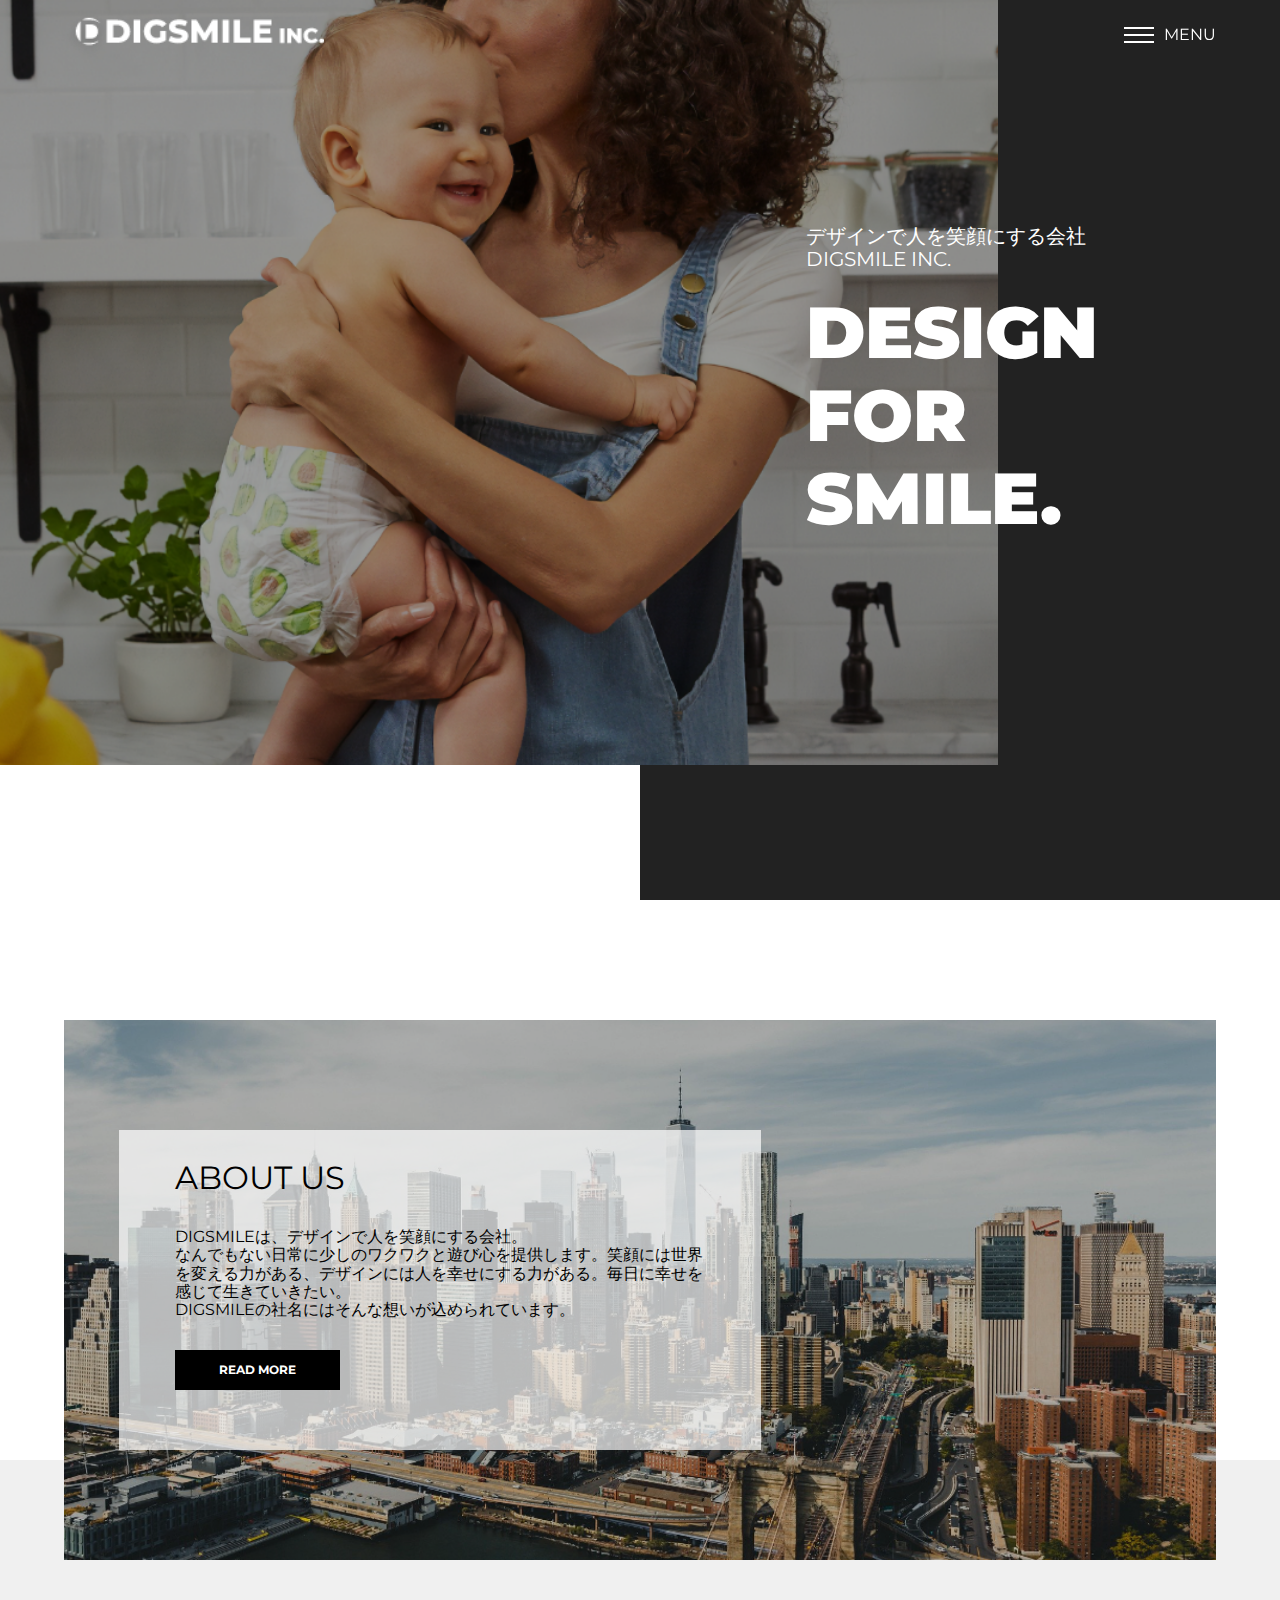
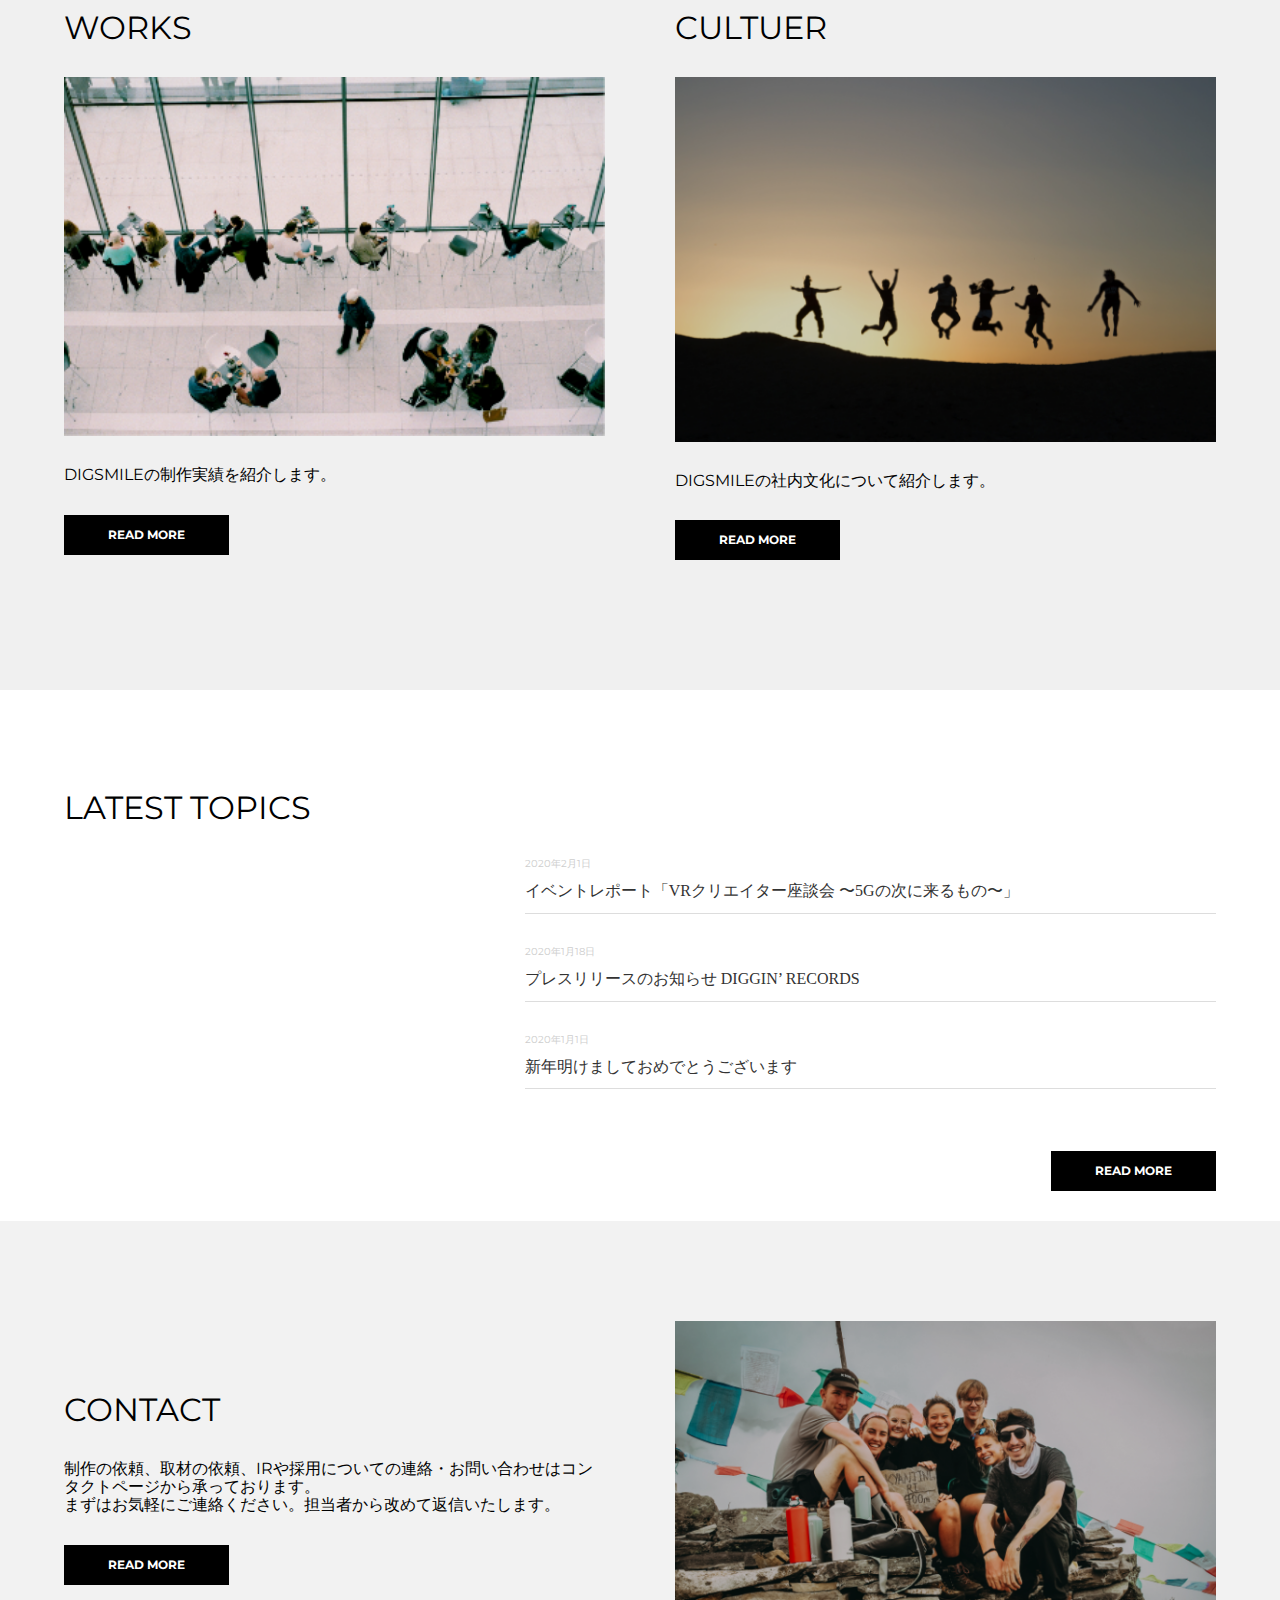
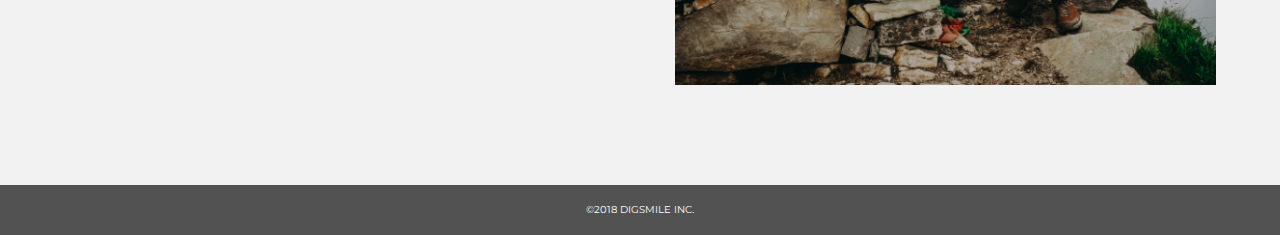
<file: index.html>
<!DOCTYPE html>
<head>
    <meta charset="utf-8">
    <meta name="viewport" content="width=device-width, initial-scale=1" />
    <meta http-equiv="X-UA-Compatible" content="ie=edge">
    <title>DIGSMILE inc.</title>
    <link rel="stylesheet" href="css/reset.css">
    <link rel="stylesheet" href="css/stylesheet.css">
    <script src="https://ajax.googleapis.com/ajax/libs/jquery/3.4.1/jquery.min.js"></script>
    <link href="https://use.fontawesome.com/releases/v5.15.1/css/all.css" rel="stylesheet">
    <link href="https://fonts.googleapis.com/css?family=Montserrat" rel="stylesheet">
</head>
    <body>
        <header>
            <div class="headerWrapper">
                <a href = "#fv">
                    <img class="headerLogo" src="img/site-logo-1@2x.png">
                </a>
                <div class="burgerWrapper">
                    <button class="burgerMenu">
                        <span class="bar"></span>
                        <span class="bar"></span>
                        <span class="bar"></span>
                    </button>
                    <p class="menuLogo">MENU</p>
                </div>
            </div>
        </header>
        <nav>
            <div class="navLeft">
                <div class="navRight">
                    <ul class="navList">
                        <li class="navItem"><a href="#fv"><img src="img/nav-logo@2x.png"></a></li>
                        <li class="navItem"><a href="#about">ABOUT US</a></li>
                        <li class="navItem"><a href="#works">WORKS</a></li>
                        <li class="navItem"><a href="#cultuer">CULTUER</a></li>
                        <li class="navItem"><a href="#topics">TOPICS</a></li>
                        <li class="navItem"><a href="#contact">CONTACT</a></li>
                    </ul>
                </div>
            </div>
        </nav>
        <div id="fv">
            <div class="fvBack">
                <div class="fvLeft"></div>
                <div class="fvRight"></div>
            </div>
            <div class="fvContainer">
                <div class="fvCopy">
                    <h1 class='copy_top'>
                        デザインで人を笑顔にする会社<br>
                        DIGSMILE INC.
                    </h1>
                    <p class="copy_bottom">DESIGN<br>
                        FOR<br>
                        SMILE.
                    </p>
                </div>
            </div>
        </div>
        <section id="about">
            <div class="backImg_about">
                <div class="aboutWrapper">
                    <h2 class="sectionTitle">ABOUT US</h2>
                    <p>DIGSMILEは、デザインで人を笑顔にする会社。<br>
                        なんでもない日常に少しのワクワクと遊び心を提供します。笑顔には世界を変える力がある、デザインには人を幸せにする力がある。毎日に幸せを感じて生きていきたい。<br>
                        DIGSMILEの社名にはそんな想いが込められています。</p>
                    <button class="readMore"><a href="about/about.html">READ MORE</a></button>
                </div>
            </div>
        </section>
        <div class="wrapper_wo_cu">
            <section id="works">
                <h2 class="sectionTitle">WORKS</h2>
                <img src="img/daria-shevtsova-k_RYBedEvDw-unsplash-1@2x.png">
                <p>DIGSMILEの制作実績を紹介します。</p>
                <button class="readMore">READ MORE</button>
            </section>
            <section id="cultuer">
                <h2 class="sectionTitle">CULTUER</h2>
                <img src="img/culture-img@2x.png">
                <p>DIGSMILEの社内文化について紹介します。</p>
                <button class="readMore">READ MORE</button>
            </section>
        </div>
        <section id="topics">
            <h2 class="sectionTitle">LATEST TOPICS</h2>
            <div class="topicWrapper">
                <ul class=topicList>
                    <li class="topicItem">
                        <time datetime="2020-02-01T10:42:18+00:00">2020年2月1日</time>
                        <a href="#">イベントレポート「VRクリエイター座談会 〜5Gの次に来るもの〜」</a>
                    </li>
                    <li class="topicItem">
                        <time datetime="2020-01-18T10:42:18+00:00">2020年1月18日</time>
                        <a href="#">プレスリリースのお知らせ DIGGIN’ RECORDS</a>
                    </li>
                    <li class="topicItem">
                        <time datetime="2020-01-1T10:42:18+00:00">2020年1月1日</time>
                        <a href="#">新年明けましておめでとうございます</a>
                    </li>
                </ul>
            </div>
            <div class="btn_latest">
                <button class="readMore">READ MORE</button>
            </div>
        </section>
        <section id="contact">
            <img src="img/recruit-img@2x.png">
            <div class="contactLeft">
                <h2 class="sectionTitle">CONTACT</h2>
                <p>制作の依頼、取材の依頼、IRや採用についての連絡・お問い合わせはコンタクトページから承っております。<br>
                    まずはお気軽にご連絡ください。担当者から改めて返信いたします。</p>
                <button class="readMore"><a href="contact/contact.html">READ MORE</a></button>
            </div>
        </section>
        <footer>
            <p>©2018 DIGSMILE INC.</p>
        </footer>

    <script src="js/scripts.js"></script>
    </body>
</html>
</file>
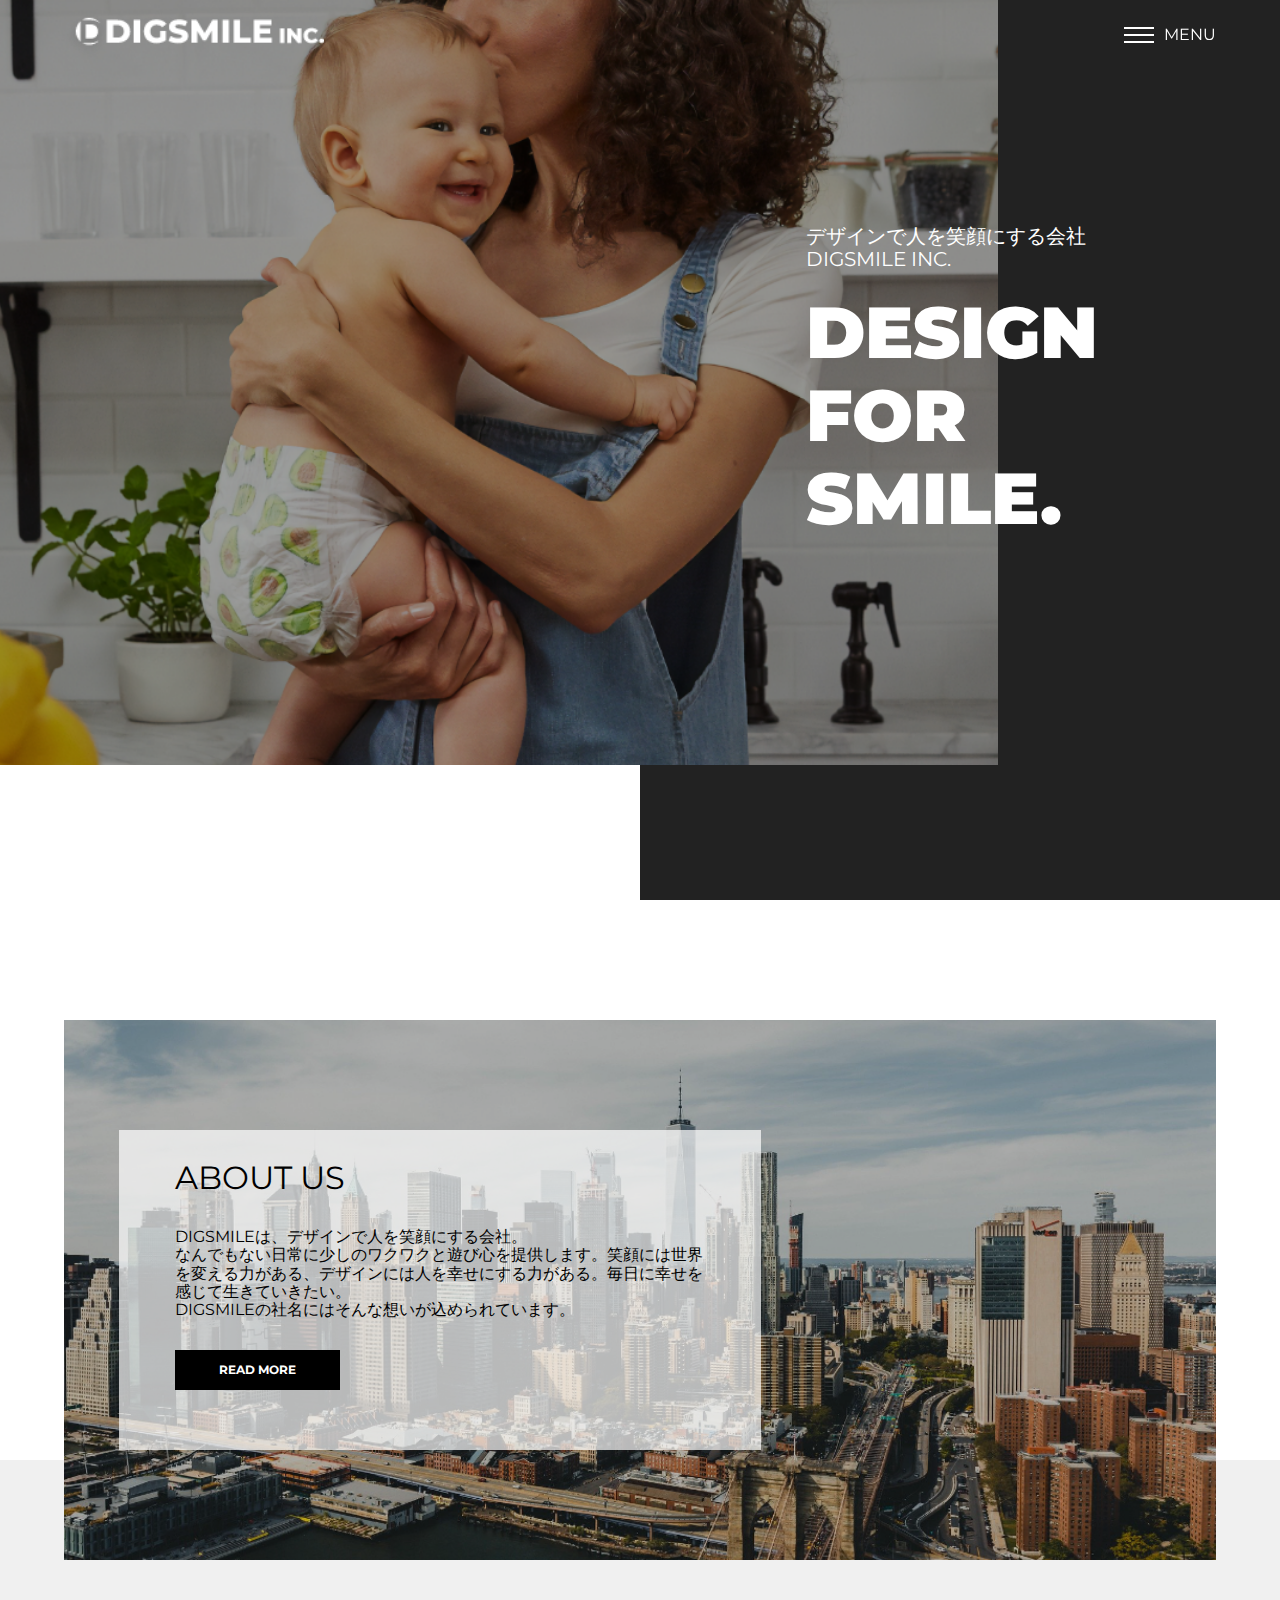
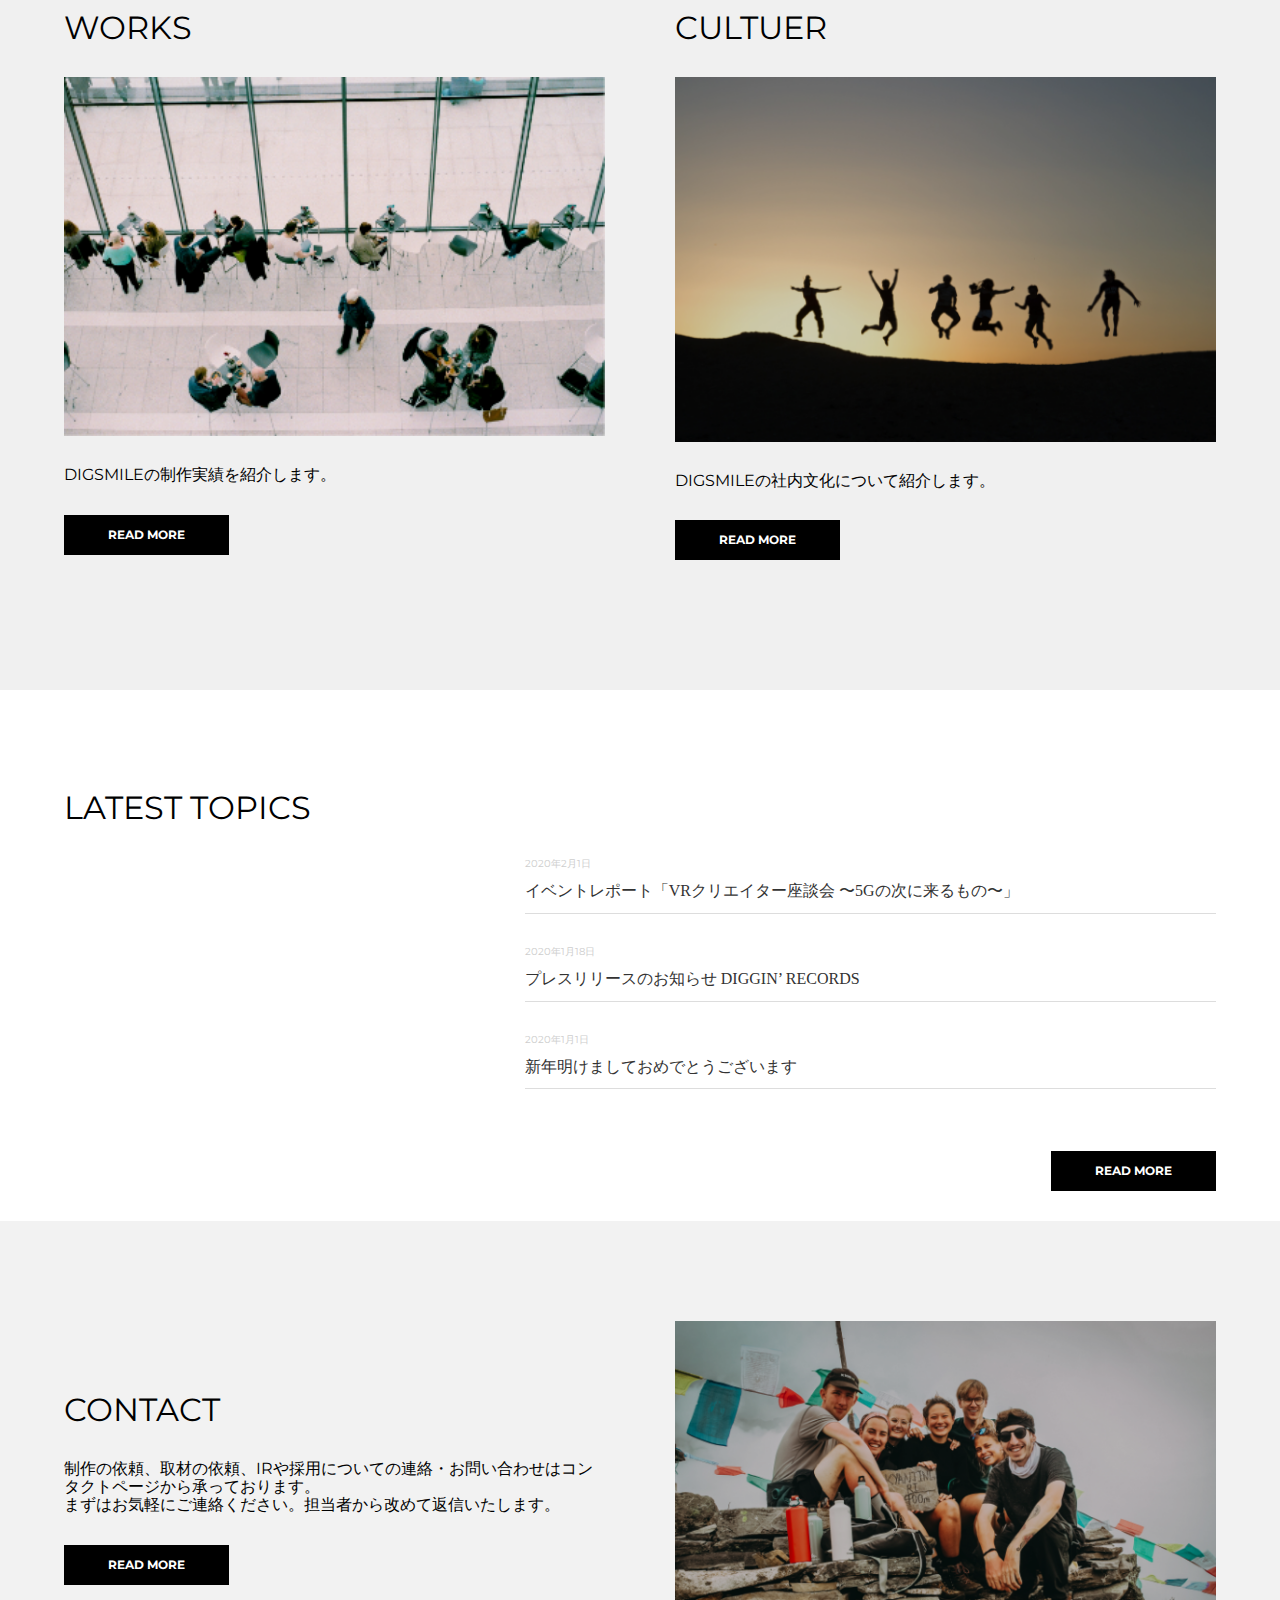
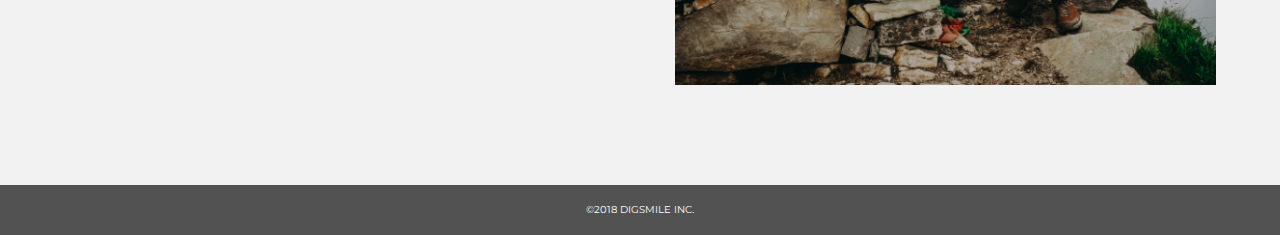
<file: cristathird.html>
<!DOCTYPE html>
<head>
    <meta charset="utf-8">
    <meta name="viewport" content="width=device-width, initial-scale=1" />
    <meta http-equiv="X-UA-Compatible" content="ie=edge">
    <title>DIGSMILE inc.</title>
    <link rel="stylesheet" href="css/reset.css">
    <link rel="stylesheet" href="css/stylesheet.css">
    <script src="https://ajax.googleapis.com/ajax/libs/jquery/3.4.1/jquery.min.js"></script>
    <link href="https://use.fontawesome.com/releases/v5.15.1/css/all.css" rel="stylesheet">
    <!--<link href="https://cdn.jsdelivr.net/npm/bootstrap@5.1.0/dist/css/bootstrap.min.css" rel="stylesheet" integrity="sha384KyZXEAg3QhqLMpG8r+8fhAXLRk2vvoC2f3B09zVXn8CA5QIVfZOJ3BCsw2P0p/We" crossorigin="anonymous">  -->
    <link href="https://fonts.googleapis.com/css?family=Montserrat" rel="stylesheet">
</head>
    <body>
        <header>
            <div class="headerWrapper">
                <img class="headerLogo" src="img/site-logo-1@2x.png">
                <div class="burgerWrapper">
                    <button class="burgerMenu">
                        <span class="bar"></span>
                        <span class="bar"></span>
                        <span class="bar"></span>
                    </button>
                    <p class="menuLogo">MENU</p>
                </div>
            </div>
        </header>
        <nav>
            <div class="navLeft">
                <div class="navRight">
                    <ul class="navList">
                        <li class="navItem"><a href="#fv"><img src="img/nav-logo@2x.png"></a></li>
                        <li class="navItem"><a href="#about">ABOUT US</a></li>
                        <li class="navItem"><a href="#works">WORKS</a></li>
                        <li class="navItem"><a href="#cultuer">CULTUER</a></li>
                        <li class="navItem"><a href="#topics">TOPICS</a></li>
                        <li class="navItem"><a href="#contact">CONTACT</a></li>
                    </ul>
                </div>
            </div>
        </nav>
        <div id="fv">
            <div class="fvBack">
                <div class="fvLeft"></div>
                <div class="fvRight"></div>
            </div>
            <div class="fvContainer">
                <div class="fvCopy">
                    <h1 class='copy_top'>デザインで人を笑顔にする会社<br>
                        DIGSMILE INC.</h1>
                    <p class="copy_bottom">DESIGN<br>
                        FOR<br>
                        SMILE.
                    </p>
                </div>
            </div>
        </div>
        <section id="about">
            <div class="backImg_about">
                <div class="aboutWrapper">
                    <h2 class="sectionTitle">ABOUT US</h2>
                    <p>DIGSMILEは、デザインで人を笑顔にする会社。<br>
                        なんでもない日常に少しのワクワクと遊び心を提供します。笑顔には世界を変える力がある、デザインには人を幸せにする力がある。毎日に幸せを感じて生きていきたい。<br>
                        DIGSMILEの社名にはそんな想いが込められています。</p>
                    <button class="readMore"><a href="about/about.html">READ MORE</a></button>
                </div>
            </div>
        </section>
        <div class="wrapper_wo_cu">
            <section id="works">
                <h2 class="sectionTitle">WORKS</h2>
                <img src="img/daria-shevtsova-k_RYBedEvDw-unsplash-1@2x.png">
                <p>DIGSMILEの制作実績を紹介します。</p>
                <button class="readMore">READ MORE</button>
            </section>
            <section id="cultuer">
                <h2 class="sectionTitle">CULTUER</h2>
                <img src="img/culture-img@2x.png">
                <p>DIGSMILEの社内文化について紹介します。</p>
                <button class="readMore">READ MORE</button>
            </section>
        </div>
        <section id="topics">
            <h2 class="sectionTitle">LATEST TOPICS</h2>
            <div class="topicWrapper">
                <ul class=topicList>
                    <li class="topicItem">
                        <time datetime="2020-02-01T10:42:18+00:00">2020年2月1日</time>
                        <a href="#">イベントレポート「VRクリエイター座談会 〜5Gの次に来るもの〜」</a>
                    </li>
                    <li class="topicItem">
                        <time datetime="2020-01-18T10:42:18+00:00">2020年1月18日</time>
                        <a href="#">プレスリリースのお知らせ DIGGIN’ RECORDS</a>
                    </li>
                    <li class="topicItem">
                        <time datetime="2020-01-1T10:42:18+00:00">2020年1月1日</time>
                        <a href="#">新年明けましておめでとうございます</a>
                    </li>
                </ul>
            </div>
            <div class="btn_latest">
                <button class="readMore">READ MORE</button>
            </div>
        </section>
        <section id="contact">
            <img src="img/recruit-img@2x.png">
            <div class="contactLeft">
                <h2 class="sectionTitle">CONTACT</h2>
                <p>制作の依頼、取材の依頼、IRや採用についての連絡・お問い合わせはコンタクトページから承っております。<br>
                    まずはお気軽にご連絡ください。担当者から改めて返信いたします。</p>
                <button class="readMore"><a href="contact/contact.html">READ MORE</a></button>
            </div>
        </section>
        <footer>
            <p>©2018 DIGSMILE INC.</p>
        </footer>

    <script src="js/scripts.js"></script>
    </body>
</html>
</file>
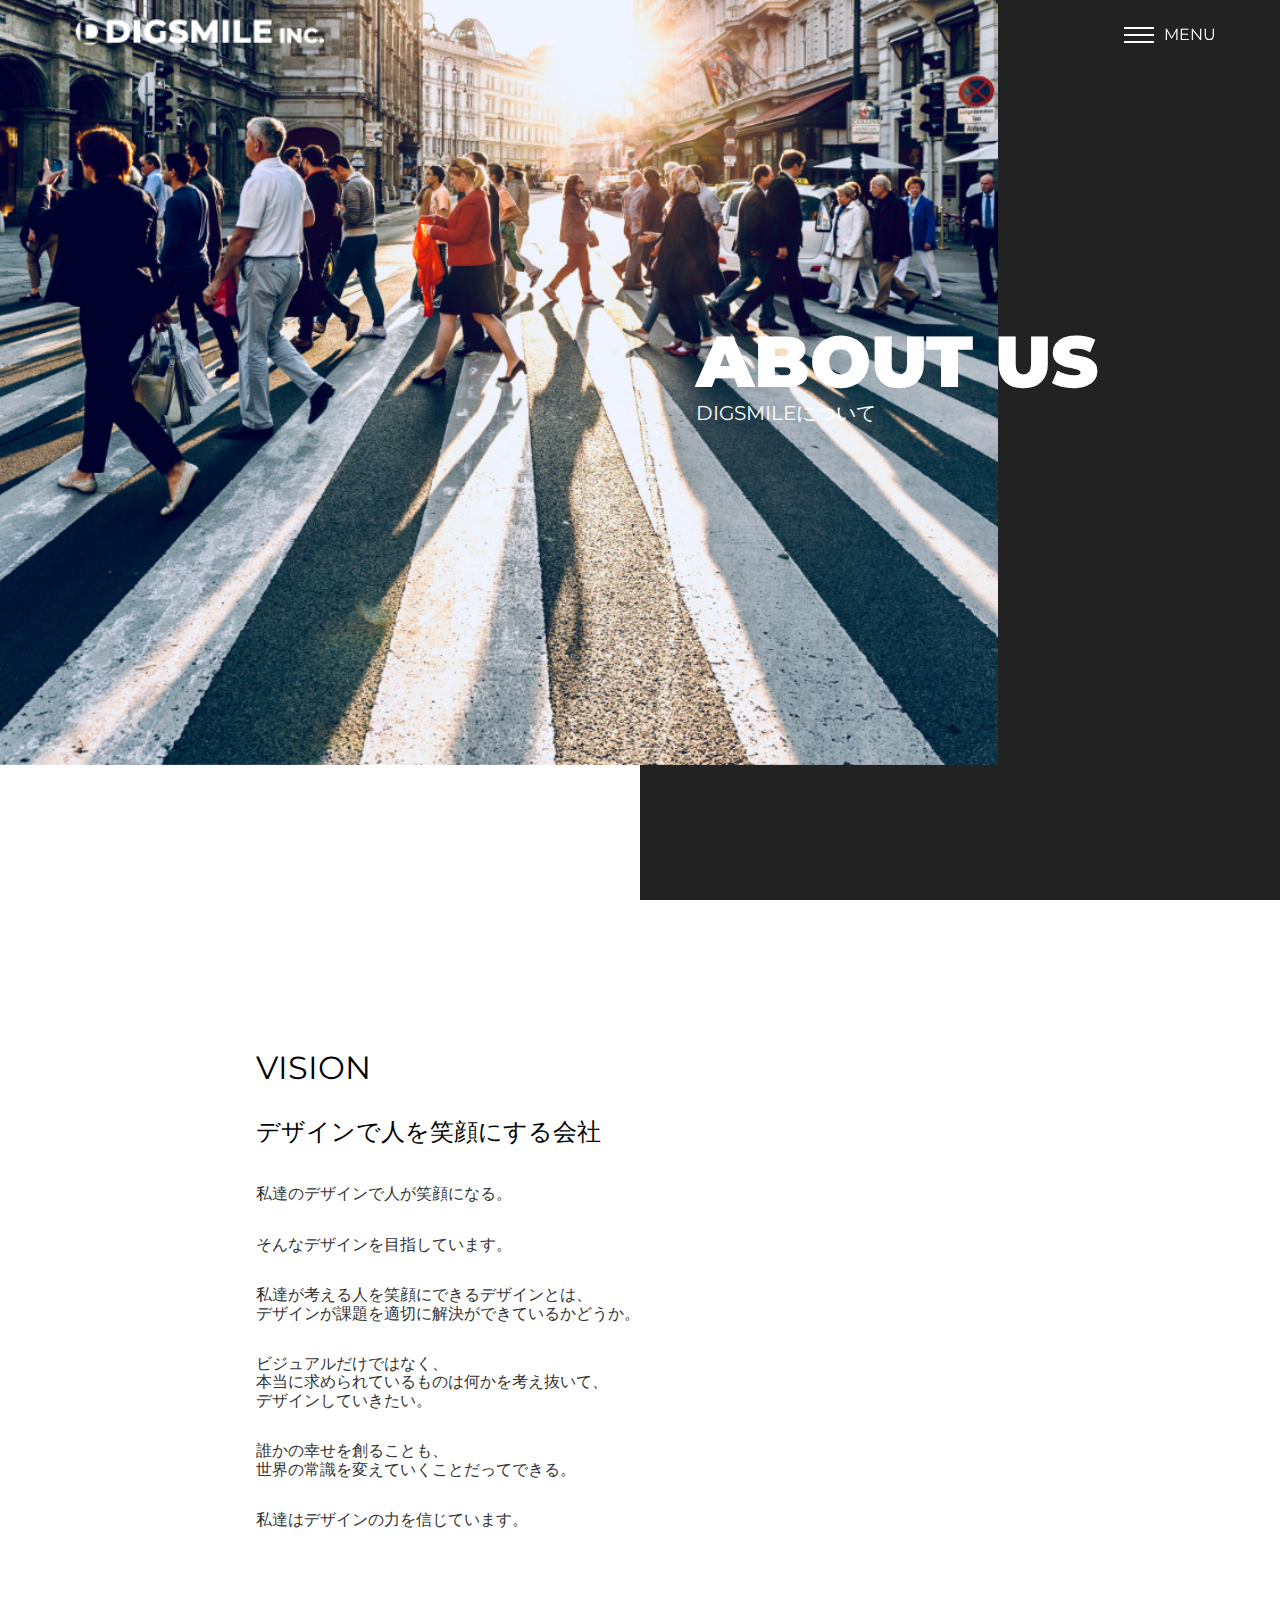
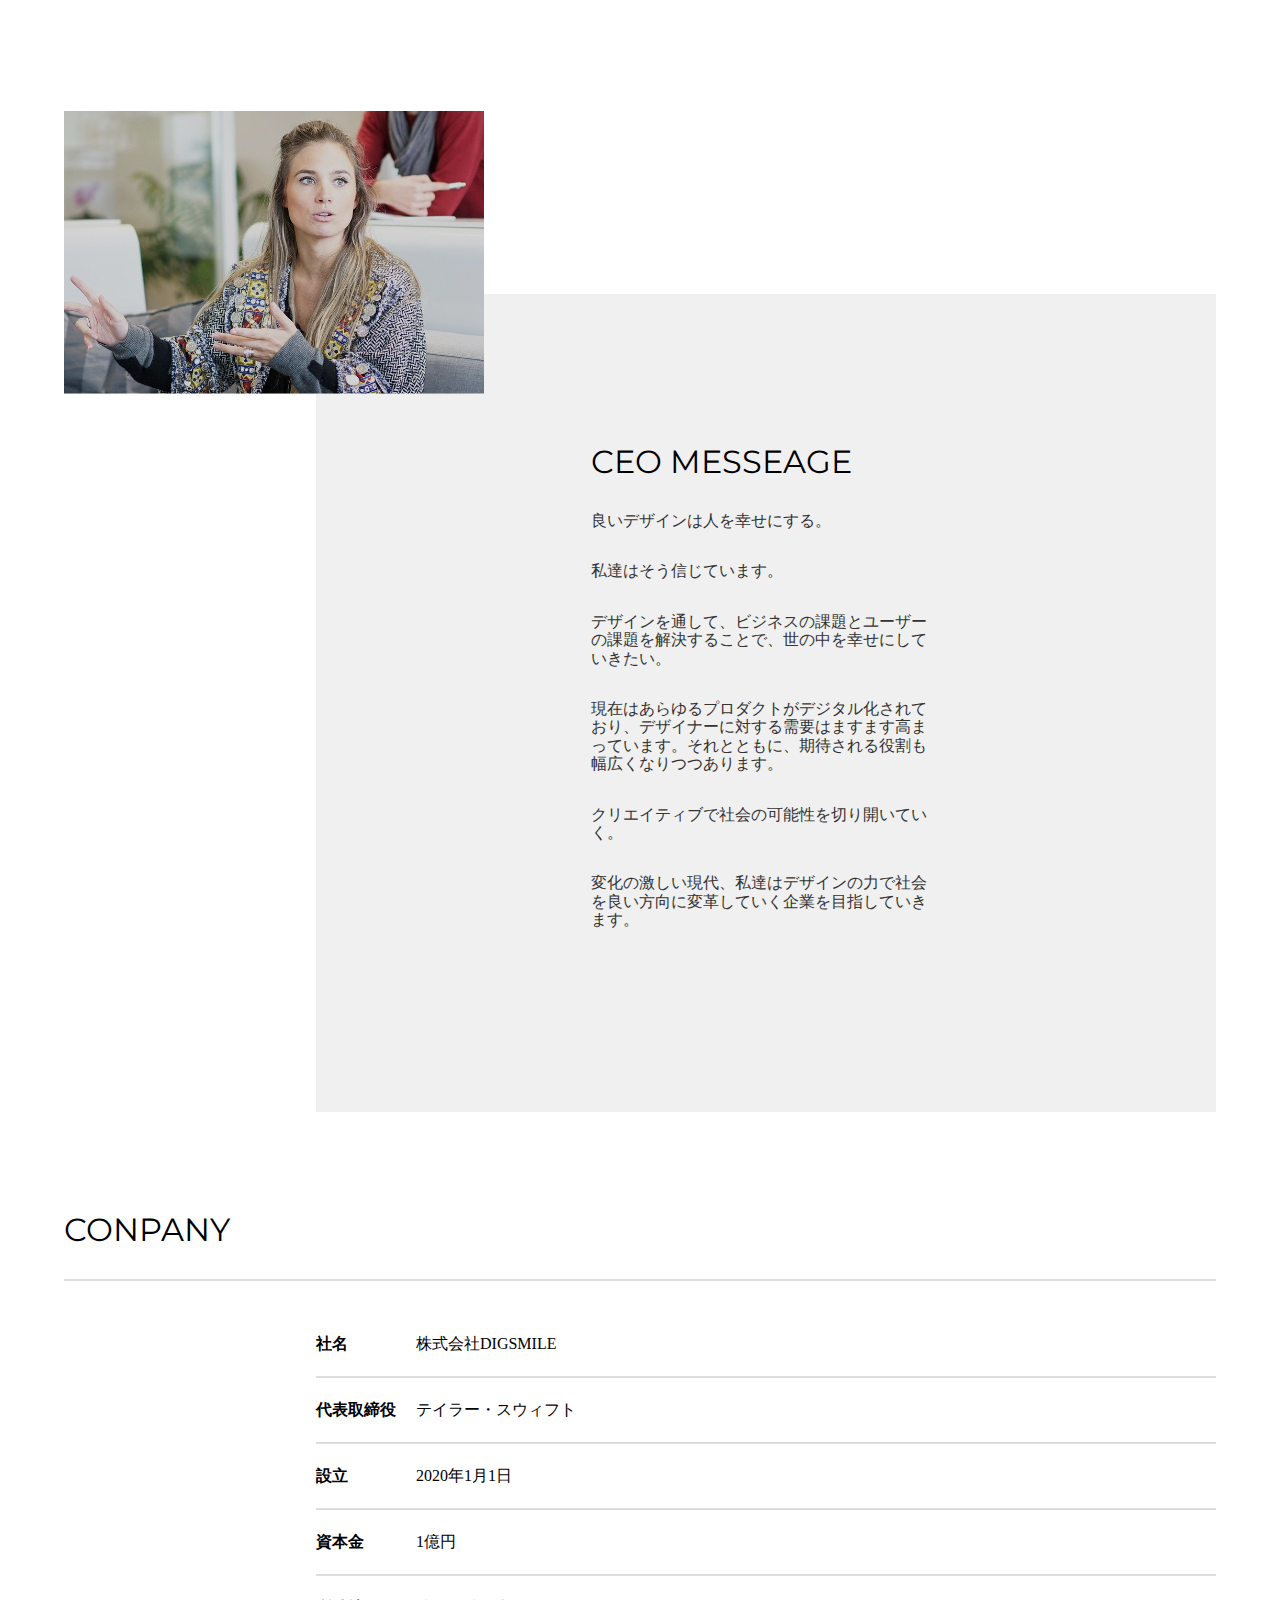
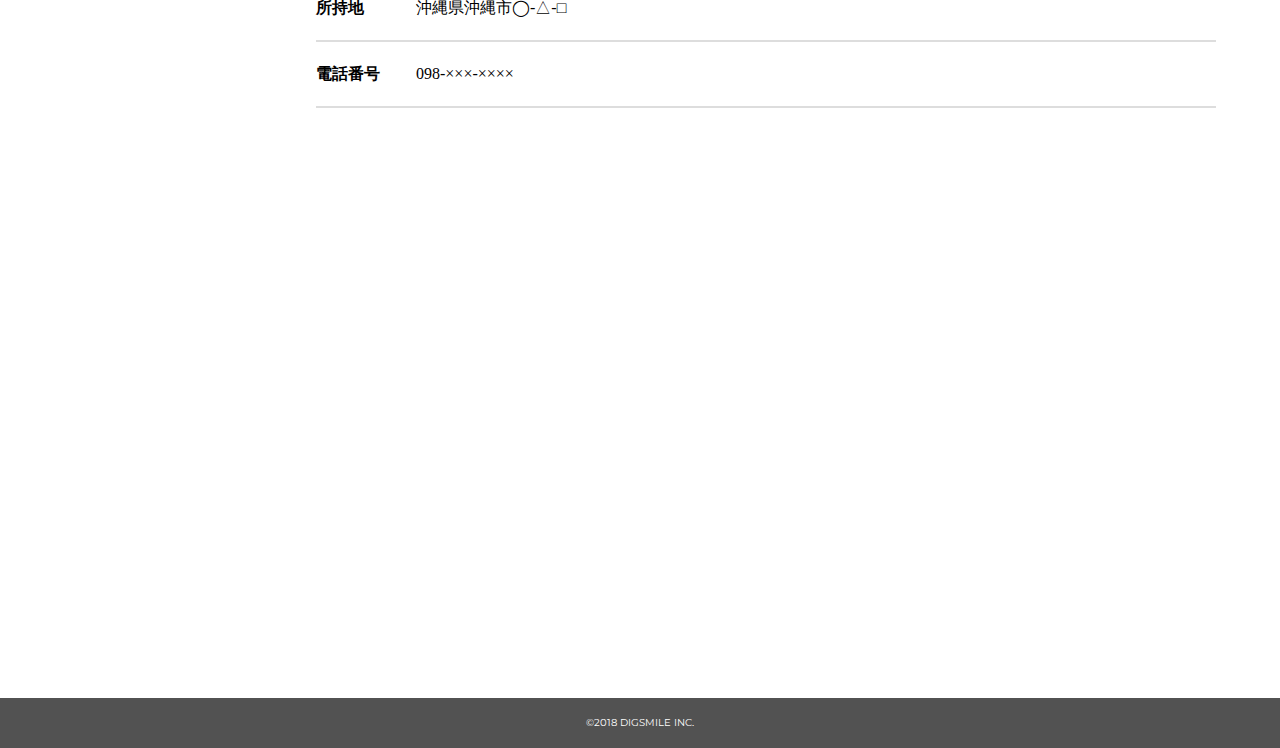
<file: about/about.html>
<!DOCTYPE html>
<head>
    <meta charset="utf-8">
    <meta name="viewport" content="width=device-width, initial-scale=1" />
    <title>DIGSMILE inc.</title>
    <link rel="stylesheet" href="../css/reset.css">
    <link rel="stylesheet" href="../css/about.css">
    <script src="https://ajax.googleapis.com/ajax/libs/jquery/3.4.1/jquery.min.js"></script>
    <link href="https://use.fontawesome.com/releases/v5.15.1/css/all.css" rel="stylesheet">
    <link href="https://fonts.googleapis.com/css?family=Montserrat" rel="stylesheet">
</head>
    <body>
        <header>
            <div class="headerWrapper">
                <a href="../index.html">
                    <img class="headerLogo" src="../img/site-logo-1@2x.png">
                </a>
                <div class="burgerWrapper">
                    <button class="burgerMenu">
                        <span class="bar"></span>
                        <span class="bar"></span>
                        <span class="bar"></span>
                    </button>
                    <p class="menuLogo">MENU</p>
                </div>
            </div>
        </header>
        <nav>
            <div class="navLeft">
                <div class="navRight">
                    <ul class="navList">
                        <li class="navItem"><a href="../index.html"><img src="../img/nav-logo@2x.png"></a></li>
                        <li class="navItem"><a href="#about">ABOUT US</a></li>
                        <li class="navItem"><a href="#works">WORKS</a></li>
                        <li class="navItem"><a href="#cultuer">CULTUER</a></li>
                        <li class="navItem"><a href="#topics">TOPICS</a></li>
                        <li class="navItem"><a href="../contact/contact.html">CONTACT</a></li>
                    </ul>
                </div>
            </div>
        </nav>
        <div class="fv">
            <div class="fvBack">
                <div class="fvLeft"></div>
                <div class="fvRight"></div>
            </div>
            <div class="fvContainer">
                <div class="fvCopy">
                    <h1 class='copy_top'>ABOUT US</h1>
                    <p class="copy_bottom">DIGSMILEについて</p>
                </div>
            </div>
        </div>
        <section id="vision">
            <div class="visionWrapper">
                <h2 class="sectionTitle">VISION</h2>
                <p class="copy_vision">デザインで人を笑顔にする会社</p>
                <p class="sectionText">
                    <span>私達のデザインで人が笑顔になる。</span>
                    <span>そんなデザインを目指しています。</span>
                    <span>私達が考える人を笑顔にできるデザインとは、<br>
                        デザインが課題を適切に解決ができているかどうか。</span>
                    <span>ビジュアルだけではなく、<br>
                        本当に求められているものは何かを考え抜いて、<br>
                        デザインしていきたい。</span>
                    <span>誰かの幸せを創ることも、<br>
                        世界の常識を変えていくことだってできる。</span>
                    <span>私達はデザインの力を信じています。</span>
                </p>
            </div>
        </section>
        <section id="ceoMessege">
            <img class="ceoImg" src="../img/ceo-img@2x.png">
            <div class="ceoMesseRight">
                <div class="ceoMesseBack">
                    <div class="ceoMesseWrapper">
                        <h2 class="sectionTitle">CEO MESSEAGE</h2>
                        <p class="sectionText">
                            <span>良いデザインは人を幸せにする。</span>
                            <span>私達はそう信じています。</span>
                            <span>デザインを通して、ビジネスの課題とユーザーの課題を解決することで、世の中を幸せにしていきたい。</span>
                            <span>現在はあらゆるプロダクトがデジタル化されており、デザイナーに対する需要はますます高まっています。それとともに、期待される役割も幅広くなりつつあります。</span>
                            <span>クリエイティブで社会の可能性を切り開いていく。</span>
                            <span>変化の激しい現代、私達はデザインの力で社会を良い方向に変革していく企業を目指していきます。</span>
                        </p>
                    </div>
                </div>
            </div>
        </section>
        <section id="conpany">
            <div class="conpanyWrapper">
                <h2 class="sectionTitle">CONPANY</h2>
                <div class="tableWrapper_info">
                    <table class="infoTable">
                        <tr><th class="infoCategory">社名</th> <th class="infoItem">株式会社DIGSMILE</th></tr>
                        <tr><th class="infoCategory">代表取締役</th> <th class="infoItem">テイラー・スウィフト</th></tr>
                        <tr><th class="infoCategory">設立</th> <th class="infoItem">2020年1月1日</th></tr>
                        <tr><th class="infoCategory">資本金</th> <th class="infoItem">1億円</th></tr>
                        <tr><th class="infoCategory">所持地</th> <th class="infoItem">沖縄県沖縄市◯-△-□</th></tr>
                        <tr><th class="infoCategory">電話番号</th> <th class="infoItem">098-×××-××××</th></tr>
                    </table>
                </div>
                <div class="mapWrapper">
                    <iframe src="https://www.google.com/maps/embed?pb=!1m18!1m12!1m3!1d7151.883882370649!2d127.80073112133213!3d26.328379433530692!2m3!1f0!2f0!3f0!3m2!1i1024!2i768!4f13.1!3m3!1m2!1s0x34e512738000a60d%3A0x8be494fd3bd9ee0b!2z5rKW57iE44GT44Gp44KC44Gu5Zu9!5e0!3m2!1sja!2sjp!4v1634788794861!5m2!1sja!2sjp" width="600" height="450" style="border:0;" allowfullscreen="" loading="lazy"></iframe>
                </div>
            </div>

        </section>
        <footer>
            <p>©2018 DIGSMILE INC.</p>
        </footer>

    <script src="../js/scripts.js"></script>
    </body>
</html>
</file>
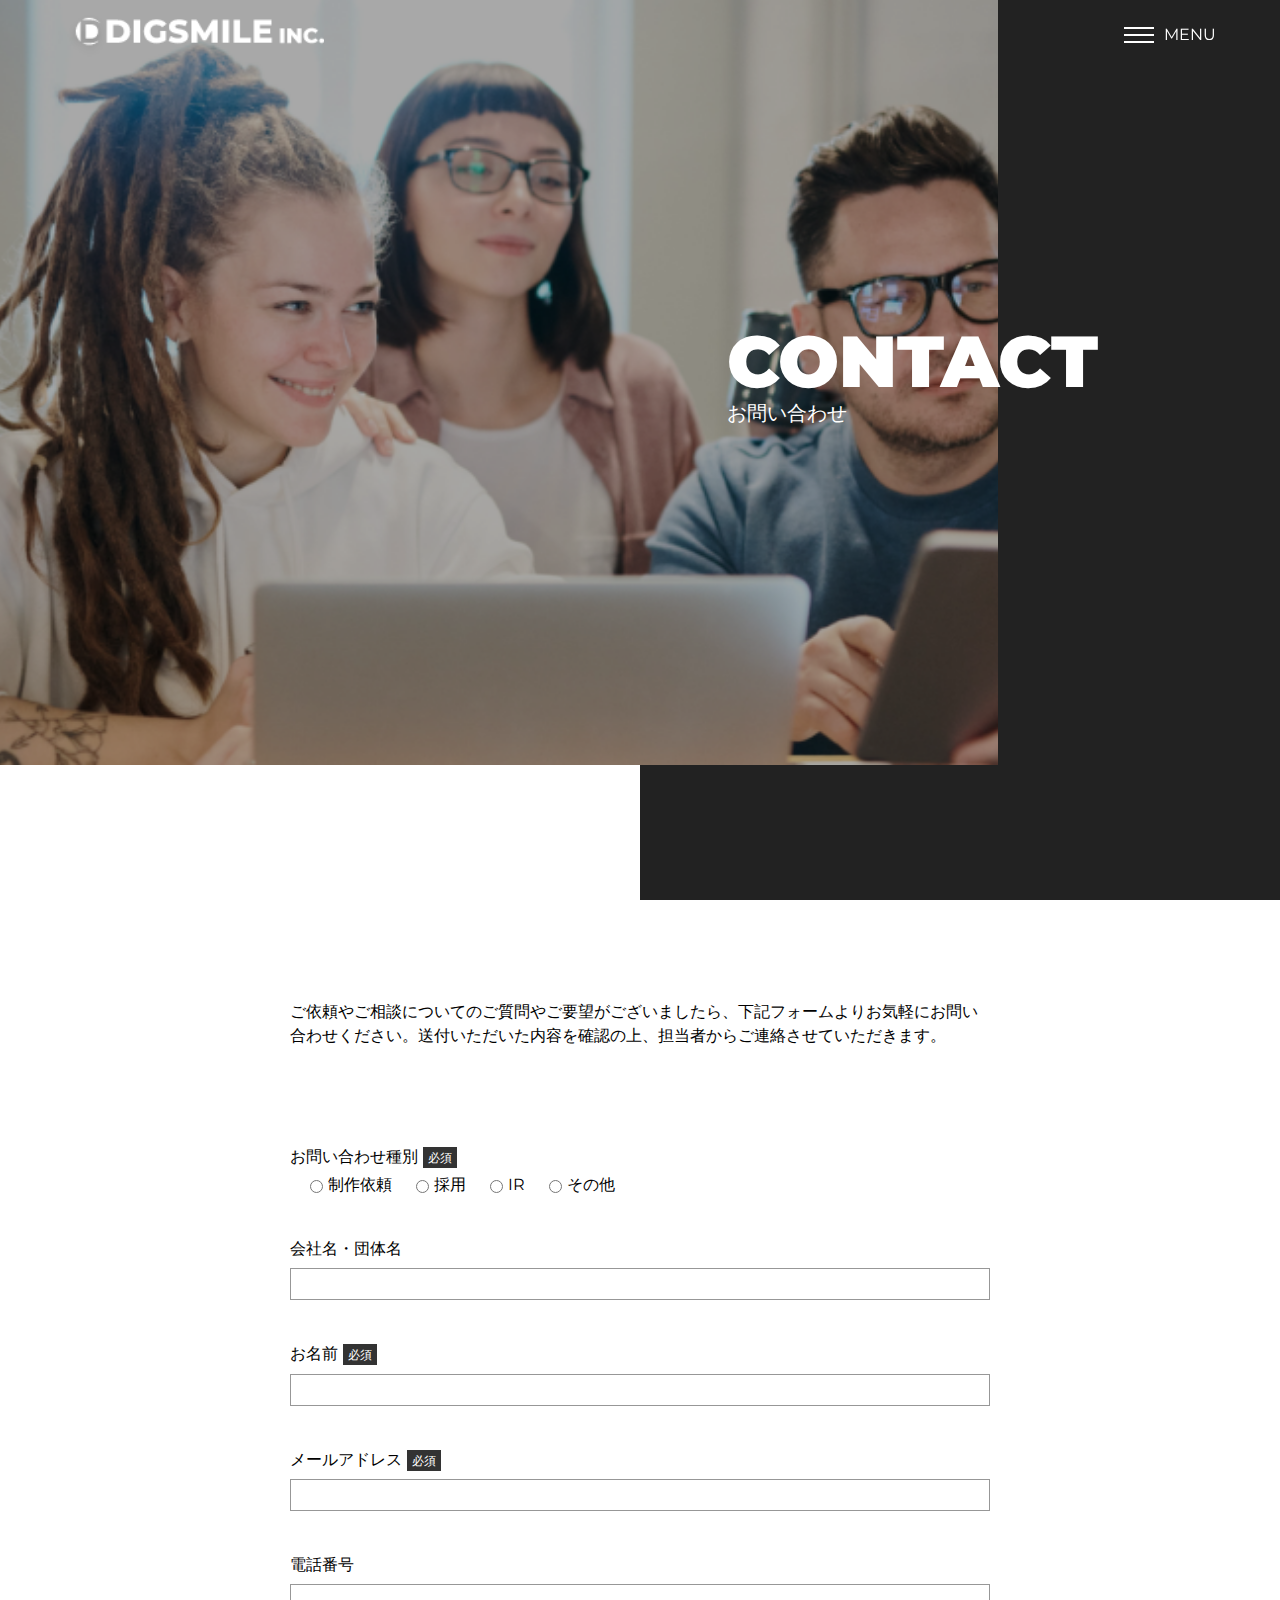
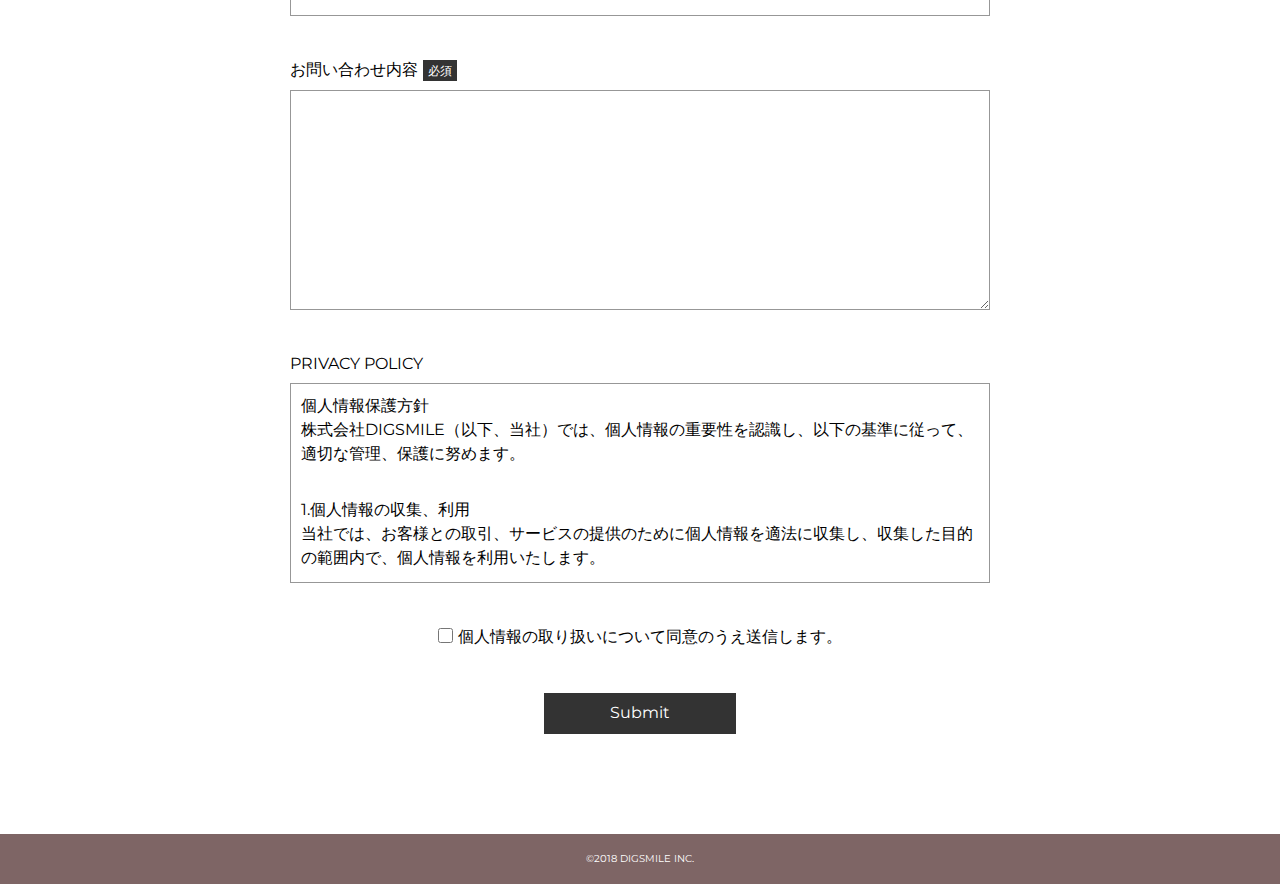
<file: contact/contact.html>
<!DOCTYPE html>
<head>
    <meta charset="utf-8">
    <meta name="viewport" content="width=device-width, initial-scale=1" />
    <title>DIGSMILE inc.</title>
    <link rel="stylesheet" href="../css/reset.css">
    <link rel="stylesheet" href="../css/contact.css">
    <script src="https://ajax.googleapis.com/ajax/libs/jquery/3.4.1/jquery.min.js"></script>
    <link href="https://use.fontawesome.com/releases/v5.15.1/css/all.css" rel="stylesheet">
    <link href="https://fonts.googleapis.com/css?family=Montserrat" rel="stylesheet">
</head>
    <body>
        <header>
            <div class="headerWrapper">
                <a href="../index.html">
                    <img class="headerLogo" src="../img/site-logo-1@2x.png">
                </a>
                <div class="burgerWrapper">
                    <button class="burgerMenu">
                        <span class="bar"></span>
                        <span class="bar"></span>
                        <span class="bar"></span>
                    </button>
                    <p class="menuLogo">MENU</p>
                </div>
            </div>
        </header>
        <nav>
            <div class="navLeft">
                <div class="navRight">
                    <ul class="navList">
                        <li class="navItem"><a href="../index.html"><img src="../img/nav-logo@2x.png"></a></li>
                        <li class="navItem"><a href="../about/about.html">ABOUT US</a></li>
                        <li class="navItem"><a href="#works">WORKS</a></li>
                        <li class="navItem"><a href="#cultuer">CULTUER</a></li>
                        <li class="navItem"><a href="#topics">TOPICS</a></li>
                        <li class="navItem"><a href="contact.html">CONTACT</a></li>
                    </ul>
                </div>
            </div>
        </nav>
        <div class="fv">
            <div class="fvBack">
                <div class="fvLeft"></div>
                <div class="fvRight"></div>
            </div>
            <div class="fvContainer">
                <div class="fvCopy">
                    <h1 class='copy_top'>CONTACT</h1>
                    <p class="copy_bottom">お問い合わせ</p>
                </div>
            </div>
        </div>
        <div class="message_contact">
            <p>ご依頼やご相談についてのご質問やご要望がございましたら、下記フォームよりお気軽にお問い合わせください。送付いただいた内容を確認の上、担当者からご連絡させていただきます。</p>
        </div>
        <div class="formWrapper">
            <form>
                <div class="contactCategoly">
                    <label>お問い合わせ種別<span>必須</span></label>
                    <div class="radioWrapper">
                        <input type="radio" name="kinds" value="制作依頼">制作依頼
                        <input type="radio" name="kinds" value="採用">採用
                        <input type="radio" name="kinds" value="ir">IR
                        <input type="radio" name="kinds" value="その他">その他
                    </div>
                </div>
                <div class="contactCategoly">
                    <label>会社名・団体名</label>
                    <input class="inputText" type="text">
                </div>
                <div class="contactCategoly">
                    <label>お名前<span>必須</span></label>
                    <input class="inputText" type="text">
                </div>
                <div class="contactCategoly">
                    <label>メールアドレス<span>必須</span></label>
                    <input class="inputText" type="email">
                </div>
                <div class="contactCategoly">
                    <label>電話番号</label>
                    <input class="inputText" type="tel">
                </div>
                <div class="contactCategoly">
                    <label>お問い合わせ内容<span>必須</span></label>
                    <textarea></textarea>
                </div>
                <div class="contactCategoly">
                    <label>PRIVACY POLICY</label>
                    <div class="scrollbox">
                        <p>個人情報保護方針<br>
                            株式会社DIGSMILE（以下、当社）では、個人情報の重要性を認識し、以下の基準に従って、適切な管理、保護に努めます。
                        </p>
                        <p>1.個人情報の収集、利用<br>
                            当社では、お客様との取引、サービスの提供のために個人情報を適法に収集し、収集した目的の範囲内で、個人情報を利用いたします。
                        </p>
                        <p>2.個人情報の第三者への開示と提供<br>
                            収集したお客様の個人情報は、法的な要請等によらない限り、お客様の承諾を得ない第三者に対して提供・開示はいたしません。
                            業務の都合上、業務委託先に個人情報を提供する場合は、機密保持契約等によって業務委託先に個人情報保護を義務付けるとともに、業務委託先が適切に個人情報を取り扱うように管理いたします。
                        </p>
                        <p>3.個人情報の保護<br>
                            当社では、個人情報の紛失、破壊、改ざん、不正アクセス、および漏えい等を防止するため、適切な対策を行います。
                        </p>
                        <p>4.法令および関連規範の遵守<br>
                            当社は、個人情報の取り扱いに関して、個人情報保護法をはじめとする個人情報に関する法令および関連する規範を遵守します。
                        </p>
                        <p>5.個人情報の開示・訂正・削除<br>
                            当社では、個人情報の開示・訂正・削除等の依頼があった場合、情報提供者本人であることを確認の上、すみやかに対応いたします。
                        </p>
                        <p>法令や当社方針により、プライバシー・ポリシーを予告なく改訂することがあります。</p>
                        <p>お問い合わせ窓口<br>
                            当社の個人情報の取扱いに関するお問い合わせは下記までご連絡お願いいたします。<br>
                            株式会社ファイアープレイス<br>
                            044-589-4333
                            </p>
                    </div>
                </div>
                <div class="checkbox_privacypolicy">
                    <input type="checkbox">
                    <p>個人情報の取り扱いについて同意のうえ送信します。</p>
                </div>
                <div class="submitWrapper">
                    <input type="submit">
                </div>
            </form>
        </div>
        <footer>
            <p>©2018 DIGSMILE INC.</p>
        </footer>

    <script src="../js/scripts.js"></script>
    </body>
</html>
</file>
<file: css/stylesheet.css>
/* ここから記入 */

/* ここから書いていく*/
.clear{
    clear: both;
  }

body{
font-family:'Montserrat', 'Noto Sans JP', sans-serif;
}
/* ヘッダー */
header{
    position: fixed;
    z-index: 10;
    width: 100%;
    transition: 0.7s;
}

.backBlack{
  background-color: #282F35;
  transition: 0.7s;
}

.headerWrapper{
    width:90%;
    margin: auto;
    display: flex;
    justify-content: space-between;
    align-items: center;
    margin-top: 10px;
}
.headerLogo{
    width:260px;
}
/* ヘッダー　ハンバーガーメニュー */
.burgerWrapper{
    display: flex;
    align-items: center;
}
.burgerMenu{
    margin-right:10px ;
    padding-top: 3px;
}
.bar{
    display: block;
    background-color: #FFFFFF;
    height: 2px;
    width:30px;
    margin-bottom: 5px;
    transition: 1s;
}
.barTop{
    transform: translate(0 ,3px) rotate(45deg);
    transition: 1s;
}
.barMiddle{
    display: none;
    transition: 1s;
}
.barBottom{
    transform: translate(0 ,-3px) rotate(-45deg);
    transition: 1s;
}
.menuLogo{
    color: #FFFFFF;
}
/* ハンバーガーメニュー終わり */
/* ヘッダー　ナビ */
nav{
  position: fixed;
  z-index: 9;
  width:100vw;
  height: 100vh;
}

.navLeft{
  width: 100%;
  height: 100%;
  background-color:rgba(34,34,34,0.6)
}
.navRight{
  position: absolute;
  right:-40%;
  width:40%;
  height: 100%;
  background-color:rgba(34,34,34,0.9);
  display: flex;
  flex-direction: column;
  justify-content: center;
  align-items: center;
}
.open{
  right:0;
}
.navItem{
  font-size: 20px;
  color: #FFFFFF;
  margin-bottom: 34px;
}



/* ファーストビュー */
#fv{
    height:100vh;
}
.fvBack{
    height:100%;
    display: flex;
}
.fvLeft{
    height:100%;
    width:50%;
}
.fvRight{
    height:100%;
    width:50%;
    background-color: #222222;
}
.fvContainer{
    background-image: url(../img/kv-img@2x.png);
    background-position: center;
    background-size: cover;
    position: absolute;
    top:0;
    left: 0;
    width:78vw;
    height: 85vh;
    display: flex;
    align-items: center;
}
.fvCopy{
    position: absolute;
    right: -10%;
    color: #FFFFFF;
}
.copy_top{
    font-size: 20px;
    margin-bottom: 20px;
}
.copy_bottom{
    font-size: 72px;
    font-weight:900;
}
/* アバウト */
#about{
    margin-top: 120px;

}
.backImg_about{
    background-image: url(../img/about-img@2x.png);
    background-size: cover;
    width:90%;
    margin: auto;
    padding:110px 55px;
    position: relative;
    z-index: 5;
}
.aboutWrapper{
    display: inline-block;
    background-color:rgba(255,255,255,0.7);
    padding: 30px 56px;

}
.sectionTitle{
    font-size: 32px;
    margin-bottom: 31px;
}
.aboutWrapper p{
    max-width: 530px;
}
.readMore{
    background-color: #000000;
    color:#FFFFFF;
    font-size: 12px;
    font-weight: bold;
    padding: 13px 44px;
    margin: 30px 0;
}
/* ワーク　＆　カルチャー */
.wrapper_wo_cu{
  position: relative;
  top:-100px;
  z-index: 1;
  background-color: #F0F0F0;
  display: flex;
  justify-content: space-between;
  padding:100px 5%;
}
#works{
  margin-top: 50px;
  width:47%;
}
#cultuer{
  margin-top: 50px;
  width:47%;
}

.wrapper_wo_cu img{
  width: 100%;
}
.wrapper_wo_cu p{
  margin-top:30px;
}

/* トピックス */

#topics{
  padding: 0 5%;
}
.topicWrapper{
  display: flex;
  justify-content: flex-end;
}
.topicList{
  min-width:60%;
}
.topicItem{
  width:100%;
  margin-bottom: 32px;
}
.topicItem time{
  display: block;
  font-size: 10px;
  color:#CECECE;
  margin-bottom: 13px;
}
.topicItem a{
  display: block;
  font-size: 14;
  color: #333333;
  font-family: "游ゴシック体";
  padding-bottom: 12px;
  border-bottom: solid 1px #DDDDDD;
}
.btn_latest{
  text-align: end;
}

/* コンタクト */
#contact{
  padding: 100px 5%;
  background-color: #F2F2F2;
  display:flex;
  flex-direction: row-reverse;
  justify-content: space-between;
  align-items: center;
}
.contactLeft{
  width:47%;
}
#contact img{
  width:47%;
}

/* フッター */
footer{
  background-color: #525252;
  color: #FFFFFF;
  font-size: 10px;
  text-align: center;
  height:50px;
}
footer p{
  color: #FFFFFF;
  font-size: 10px;
  text-align: center;
  line-height: 50px;

}


@media(max-width:767px){
  .backImg_about{
    width:100%;
  }
  .wrapper_wo_cu{
    flex-direction:column;
  }
  #works{
    width: 80%;
  }
  #cultuer{
    width:80%;
  }

  .topicWrapper{
    justify-content:flex-start
  }
  .topicList{
    width:100%;
  }

  .btn_latest{
    text-align:start;
  }

  #contact{
    flex-direction: column;
  }
  .contactLeft{
    width:100%;
  }
  #contact img{
    width:100%;
    margin-bottom: 36px;
  }






}
@media(max-width:345px){
  .wrapper_wo_cu{
    justify-content: center;
  }
  #works{
    width: 100%;
  }
  #cultuer{
    width:100%;
  }

}
</file>
<file: css/about.css>
body{
    font-family:'Montserrat', 'Noto Sans JP', sans-serif;
    }

/* ヘッダー */

header{
    position: fixed;
    z-index: 10;
    width: 100%;
}
.headerWrapper{
    width:90%;
    margin: auto;
    display: flex;
    justify-content: space-between;
    align-items: center;
    margin-top: 10px;
}
.headerLogo{
    width:260px;
}
.burgerWrapper{
    display: flex;
    align-items: center;
}
.burgerMenu{
    margin-right:10px ;
    padding-top: 3px;
}
.bar{
    display: block;
    background-color: #FFFFFF;
    height: 2px;
    width:30px;
    margin-bottom: 5px;
    transition: 1s;
}
.barTop{
    transform: translate(0 ,3px) rotate(45deg);
    transition: 1s;
}
.barMiddle{
    display: none;
    transition: 1s;
}
.barBottom{
    transform: translate(0 ,-3px) rotate(-45deg);
    transition: 1s;
}
.menuLogo{
    color: #FFFFFF;
}

nav{
    position: fixed;
    z-index: 9;
    width:100vw;
    height: 100vh;
}

.navLeft{
    width: 100%;
    height: 100%;
    background-color:rgba(34,34,34,0.6)
}
.navRight{
    position: absolute;
    right:-40%;
    width:40%;
    height: 100%;
    background-color:rgba(34,34,34,0.9);
    display: flex;
    flex-direction: column;
    justify-content: center;
    align-items: center;
}
.open{
    right:0;
}
.navItem{
    font-size: 20px;
    color: #FFFFFF;
    margin-bottom: 34px;
}

/* ファーストビュー */
.fv{
    height:100vh;
}
.fvBack{
    height:100%;
    display: flex;
}
.fvLeft{
    height:100%;
    width:50%;
}
.fvRight{
    height:100%;
    width:50%;
    background-color: #222222;
}
.fvContainer{
    background-image: url(../img/jacek-dylag-PMxT-2@2x.png);
    background-position: center;
    background-size: cover;
    position: absolute;
    top:0;
    left: 0;
    width:78vw;
    height: 85vh;
    display: flex;
    align-items: center;
}
.fvCopy{
    position: absolute;
    right: -10%;
    color: #FFFFFF;
}
.copy_top{
    font-size: 72px;
    font-weight:900;
}
.copy_bottom{
    font-size: 20px;
    margin-bottom: 20px;
}
/* ビジョン */
.sectionTitle{
    font-size: 32px;
    margin-bottom: 31px;
}
.copy_vision{
    font-size:24px;
    margin-bottom: 40px;
}
.visionWrapper{
    padding: 150px 20%;

}
.sectionText{
    font-size: 16px;
    color: #333333;
}
.sectionText span{
    display: block;
    margin-bottom: 2em;
}
/* ceo メッセージ */
#ceoMessege{
    padding: 0 5%;
    position: relative;
}
.ceoImg{
    min-width: 30%;
    position: relative;
    z-index: 2;
}
.ceoMesseRight{
    display: flex;
    justify-content: end;
}
.ceoMesseBack{
    background-color: #F0F0F0;
    width: 900px;
    padding: 100px 0;
    position: relative;
    top:-100px;
    z-index: 1;
    display: flex;
    align-items: center;
    justify-content: center;
}
.ceoMesseWrapper{
    padding: 50px;
    max-width: 450px;
}
/* カンパニーインフォメーション */

.conpanyWrapper{
    padding: 0 5%;
}
#conpany .sectionTitle{
    border-bottom: solid 2px #DDDDDD;
    padding-bottom: 31px;
}
.tableWrapper_info{
    display: flex;
    justify-content:flex-end;
}
.infoTable{
    font-family:"游ゴシック体";
    border-collapse:collapse;
}
tr{
    border-bottom: solid 2px #DDDDDD;
    line-height: 4em;
}
.infoCategory{
    width:100px;
}
.infoItem{
    width:800px;
    font-weight: lighter;

}
.mapWrapper{
    width:100%;
    margin-top: 40px;
}
.mapWrapper iframe{
    width:100%;
}


/* フッター */
footer{
    margin-top: 100px;
    background-color: #525252;
    color: #FFFFFF;
    font-size: 10px;
    text-align: center;
    height:50px;
}
footer p{
    color: #FFFFFF;
    font-size: 10px;
    text-align: center;
    line-height: 50px;
}
</file>
<file: css/contact.css>
body {
    font-family: 'Montserrat', 'Noto Sans JP', sans-serif;
}

header {
    position: fixed;
    z-index: 10;
    width: 100%;
    transition: 0.7s;
}

.backBlack {
    background-color: #282F35;
    transition: 0.7s;
}


.headerWrapper {
    width: 90%;
    margin: auto;
    display: flex;
    justify-content: space-between;
    align-items: center;
    margin-top: 10px;
}

.headerLogo {
    width: 260px;
}

.burgerWrapper {
    display: flex;
    align-items: center;
}

.burgerMenu {
    margin-right: 10px;
    padding-top: 3px;
}

.bar {
    display: block;
    background-color: #FFFFFF;
    height: 2px;
    width: 30px;
    margin-bottom: 5px;
    transition: 1s;
}

.barTop {
    transform: translate(0, 3px) rotate(45deg);
    transition: 1s;
}

.barMiddle {
    display: none;
    transition: 1s;
}

.barBottom {
    transform: translate(0, -3px) rotate(-45deg);
    transition: 1s;
}

.menuLogo {
    color: #FFFFFF;
}

nav {
    position: fixed;
    z-index: 9;
    width: 100vw;
    height: 100vh;
}

.navLeft {
    width: 100%;
    height: 100%;
    background-color: rgba(34, 34, 34, 0.6)
}

.navRight {
    position: absolute;
    right: -40%;
    width: 40%;
    height: 100%;
    background-color: rgba(34, 34, 34, 0.9);
    display: flex;
    flex-direction: column;
    justify-content: center;
    align-items: center;
}

.open {
    right: 0;
}

.navItem {
    font-size: 20px;
    color: #FFFFFF;
    margin-bottom: 34px;
}


.fv {
    height: 100vh;
}

.fvBack {
    height: 100%;
    display: flex;
}

.fvLeft {
    height: 100%;
    width: 50%;
}

.fvRight {
    height: 100%;
    width: 50%;
    background-color: #222222;
}

.fvContainer {
    background-image: url(../img/heading-img_contact@2x.png);
    background-position: center;
    background-size: cover;
    position: absolute;
    top: 0;
    left: 0;
    width: 78vw;
    height: 85vh;
    display: flex;
    align-items: center;
}

.fvCopy {
    position: absolute;
    right: -10%;
    color: #FFFFFF;
}

.copy_top {
    font-size: 72px;
    font-weight: 900;
}

.copy_bottom {
    font-size: 20px;
    margin-bottom: 20px;
}

.message_contact {
    display: flex;
    justify-content: center;
    padding: 0 5%;
}

.message_contact p {
    width: 700px;
    margin: 100px 0;
    line-height: 1.5em;
}

.formWrapper {
    display: flex;
    justify-content: center;
    padding: 0 5%;
}

form {
    width: 700px;
    font-size: 16px;
}

.contactCategoly {
    margin-bottom: 45px;
}

.contactCategoly label {
    display: block;
    margin-bottom: 10px;
}

label span {
    background-color: #333333;
    color: #FFFFFF;
    padding: 3px 5px;
    font-size: 12px;
    margin-left: 5px;
}

.inputText {
    border: solid 1px rgba(82, 82, 82, 0.6);
    width: 100%;
    height: 2em;
}

.contactCategoly textarea {
    border: solid 1px rgba(82, 82, 82, 0.6);
    width: 100%;
    height: 220px;
}

.radioWrapper input {
    margin: 0 5px 0 20px;

}

.scrollbox {
    width: 100%;
    height: 200px;
    border: 1px solid rgba(82, 82, 82, 0.6);
    overflow-y: scroll;
    padding: 10px;
}

.scrollbox p {
    font-size: 16px;
    line-height: 1.5em;
    margin-bottom: 2em;
}

.checkbox_privacypolicy {
    display: flex;
    align-items: flex-start;
    justify-content: center;
}

.checkbox_privacypolicy input {
    width: 15px;
    height: 15px;
    margin-right: 5px;
    margin-bottom: 50px;
}



.submitWrapper {
    display: flex;
    justify-content: center;
}

.submitWrapper input {
    background-color: #333333;
    color: #FFFFFF;
    padding: 11px 66px;
}






footer {
    margin-top: 100px;
    background-color: #7e6565;
    color: #FFFFFF;
    font-size: 10px;
    text-align: center;
    height: 50px;
}

footer p {
    color: #FFFFFF;
    font-size: 10px;
    text-align: center;
    line-height: 50px;
}
</file>
